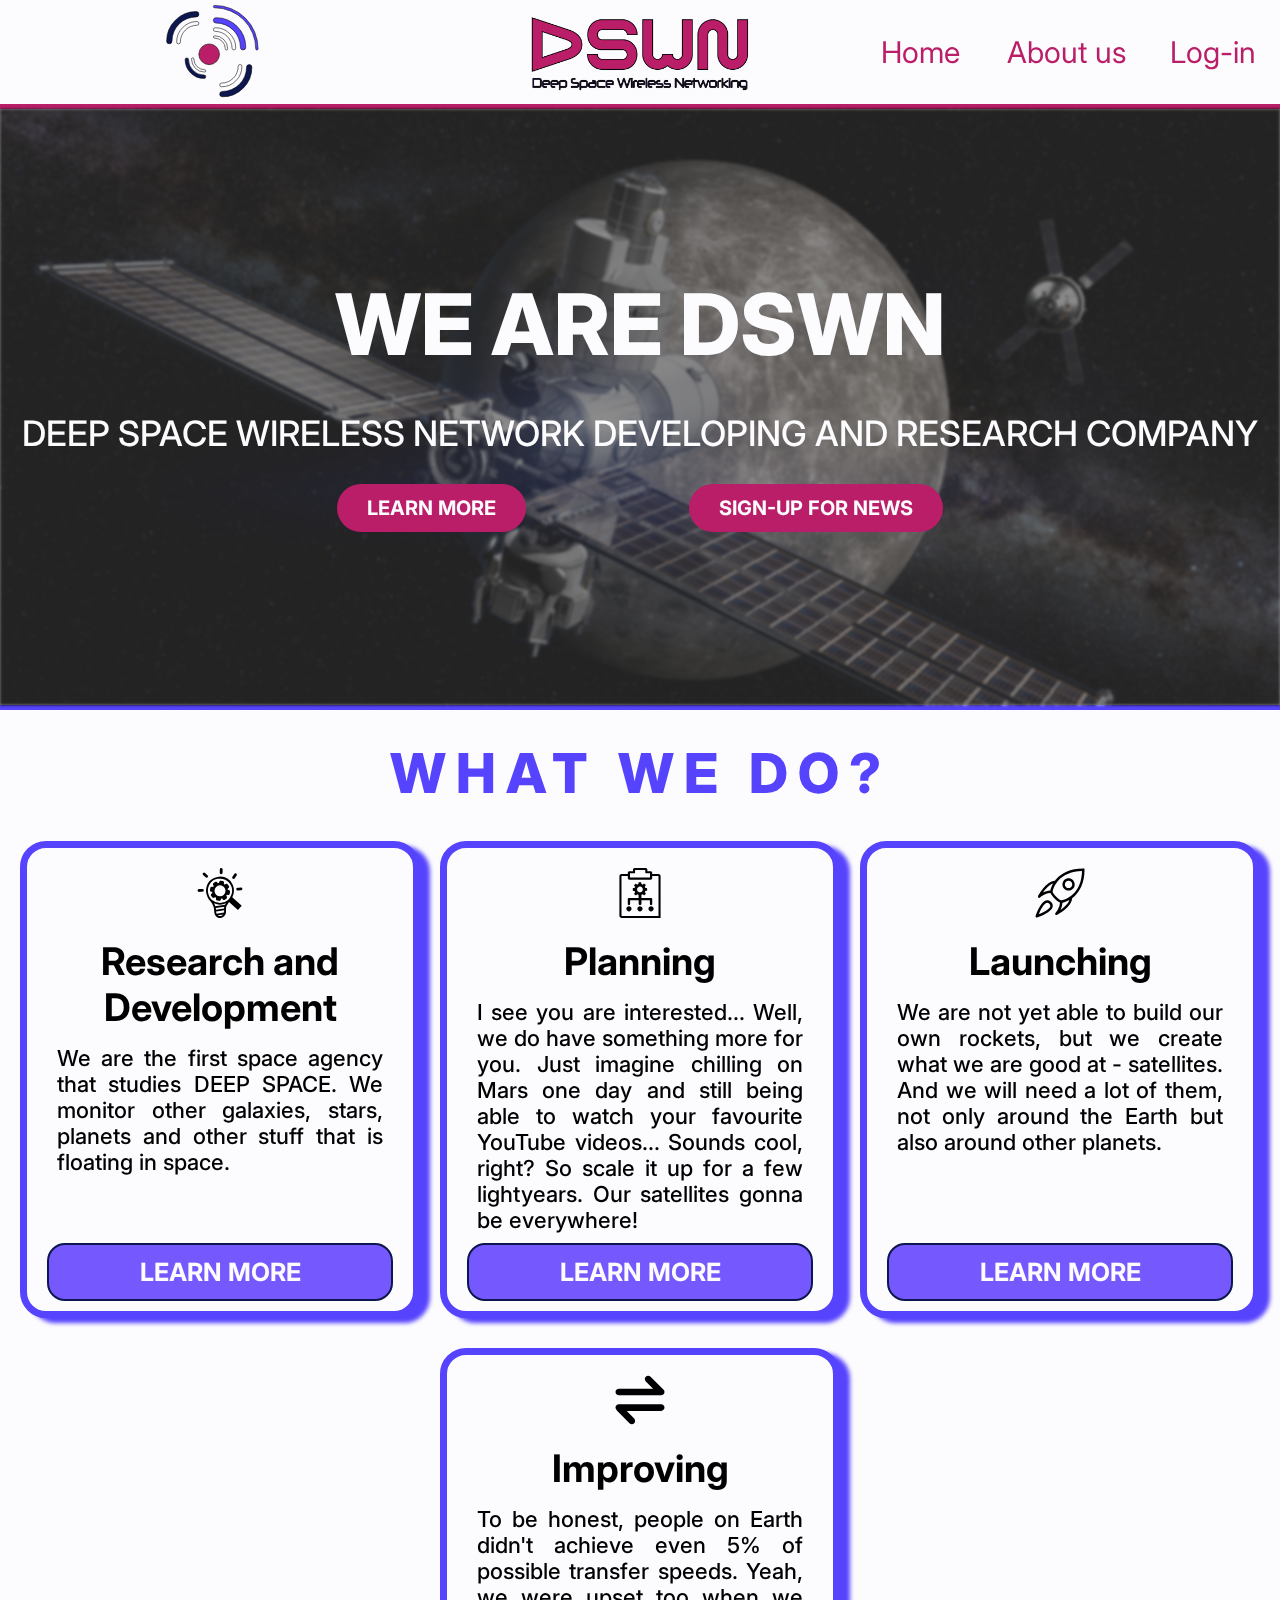
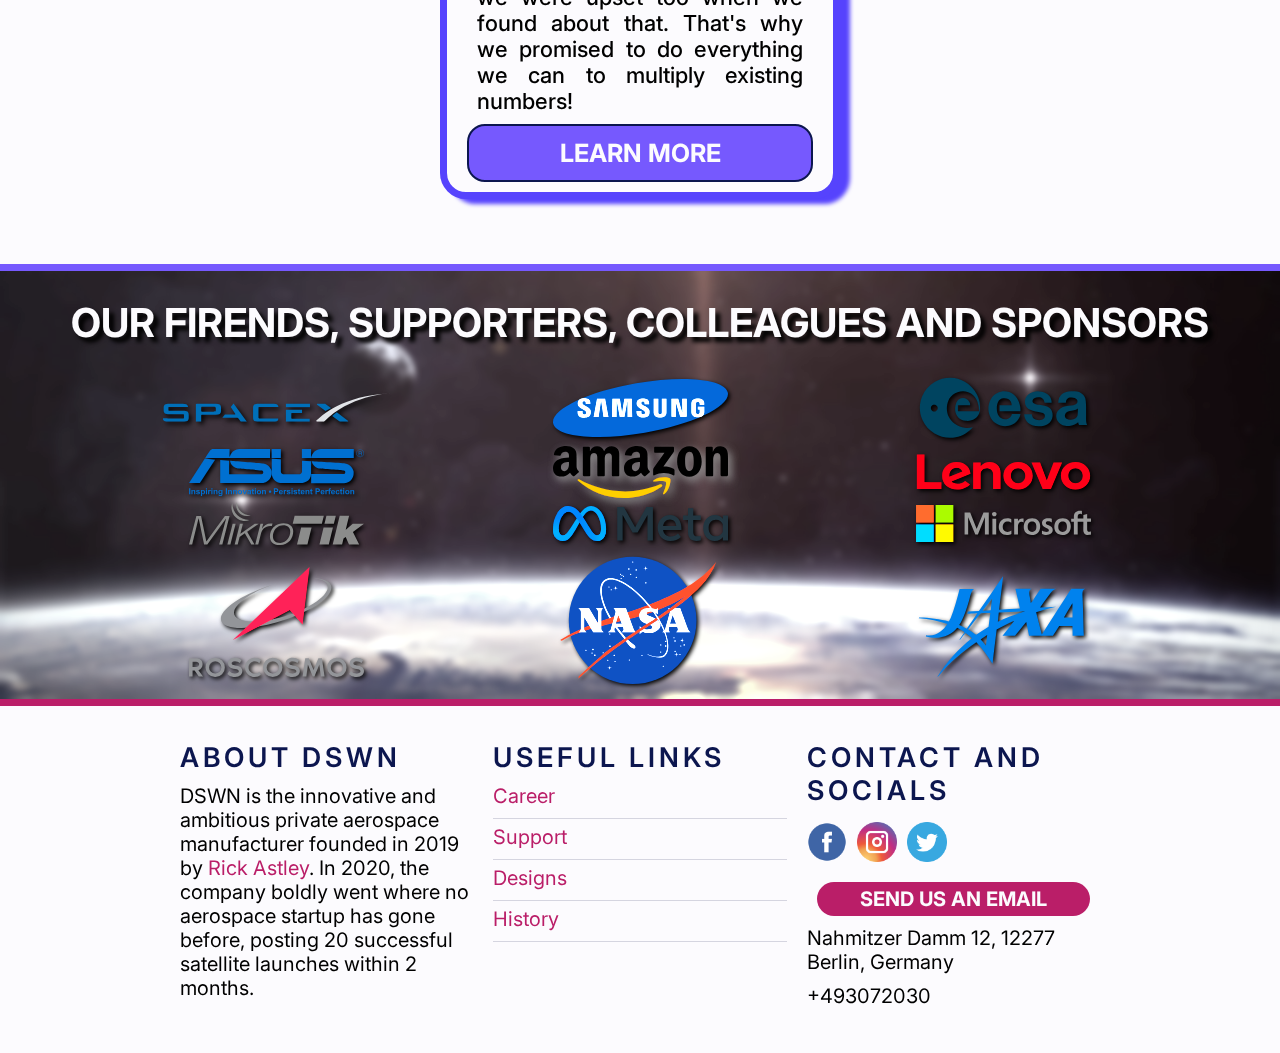
<file: index.html>
<!DOCTYPE html>
<html lang="en">
  <head>
    <meta charset="UTF-8" />
    <meta http-equiv="X-UA-Compatible" content="IE=edge" />
    <meta name="viewport" content="width=device-width, initial-scale=1.0" />
    <title>DSWN landing page</title>
    <link rel="stylesheet" href="./index.css" />
    <style>
      @import url('https://fonts.googleapis.com/css2?family=Inter:wght@100;200;300;400;500;600;700;800;900&display=swap');
      </style>
  </head>
  <body>
      <div class="header">
          <div class="upper-welcome">
            <div class="upper-welcome-logo" id="pic1">
              <a href="Design/Logo/DSWN/Artboard 1.svg"><img src="Design/Logo/DSWN/Artboard 1.svg" alt="Company Name"></a>
            </div>
            <div id="pic2">
              <a href="Design/Logo/DSWN/JustName@4x.png"><img src="Design/Logo/DSWN/JustName@4x.png" alt="Company Logo"></a>
            </div>
            <div id="menu">
              <div>
                <a href="#">
                  <div id="pick">Home
                  </div>
                </a>
              </div>
              <div>
                <a href="#scroll2">
                  <div id="pick">About us
                  </div>
                </a>
              </div>
              <div>
                <a href="Paths/UnderConstruction.html">
                  <div id="pick">Log-in
                  </div>
                </a>
              </div>
            </div>
          </div>
      </div>
      <div class="welcome">
        <div class="welcomeimg"></div>
        <div class="welcomeblank"></div>
        <div class="framebox">
          <h1>We are DSWN</h1>
          <h2>Deep Space Wireless Network Developing and Research Company</h2>
          <div class="welcome-buttons">
            <a href="#scroll1"><div id="buttonswcl">Learn More</div></a>
            <div></div>
            <a href="Paths/signup.html"><div id="buttonswcl">Sign-up for news</div></a>
          </div>
        </div>
      </div>
    <div class="body-paragraph" id="scroll1">
      <h1>WHAT WE DO?</h1>
    </div>
      <div class="container">
        <div id="box">
          <img src="Design/pictures/icons/research-and-development.svg" alt="">
          <div id="task">Research and Development</div>
          <div id="text">We are the first space agency that studies DEEP SPACE. We monitor other galaxies, stars, planets and other stuff that is floating in space.</div>
          <div id="dummy"></div>
          <a href="Paths/UnderConstruction.html"><div id="buttonswcl">Learn More</div></a>
        </div>
        <div id="box">
          <img src="Design/pictures/icons/planning.svg" alt="">
          <div id="task">Planning</div>
          <div id="text">I see you are interested... Well, we do have something more for you. Just imagine chilling on Mars one day and still being able to watch your favourite YouTube videos... Sounds cool, right? So scale it up for a few lightyears. Our satellites gonna be everywhere!</div>
          <div id="dummy"></div>
          <a href="Paths/UnderConstruction.html"><div id="buttonswcl">Learn More</div></a>
        </div>
        <div id="box">
          <img src="Design/pictures/icons/rocket.svg" alt="">
          <div id="task">Launching</div>
          <div id="text">We are not yet able to build our own rockets, but we create what we are good at - satellites. And we will need a lot of them, not only around the Earth but also around other planets.</div>
          <div id="dummy"></div>
          <a href="Paths/UnderConstruction.html"><div id="buttonswcl">Learn More</div></a>
        </div>
        <div id="box">
          <img src="Design/pictures/icons/transfer.svg" alt="">
          <div id="task">Improving</div>
          <div id="text">To be honest, people on Earth didn't achieve even 5% of possible transfer speeds. Yeah, we were upset too when we found about that. That's why we promised to do everything we can to multiply existing numbers!</div>
          <div id="dummy"></div>
          <a href="Paths/UnderConstruction.html"><div id="buttonswcl">Learn More</div></a>
        </div>
    </div>
    <div class="friends">
      <div class="blur">
        <h1 class="title">OUR FIRENDS, SUPPORTERS, COLLEAGUES AND SPONSORS</h1>
        <div class="logo-grid">
            <div class="q"><a href="https://global.jaxa.jp/"><img src="Design/Logo/Companies/Jaxa_logo.svg" alt="Jaxa_logo"></a></div>
            <div class="w"><a href="https://www.samsung.com/"><img src="Design/Logo/Companies/Samsung_Logo.svg" alt="Samsung_Logo"></a></div>
            <div class="e"><a href="https://www.esa.int/"><img src="Design/Logo/Companies/European_Space_Agency_logo.svg" alt="European_Space_Agency_logo"></a></div>
            <div class="r"><a href="https://www.asus.com/"><img src="Design/Logo/Companies/ASUS_Corporate_Logo.svg" alt="ASUS_Corporate_Logo"></a></div>
            <div class="t" id="exc"><a href="https://www.amazon.com/"><img src="Design/Logo/Companies/Amazon_logo.svg" alt="Amazon_logo"></a></div>
            <div class="y"><a href="https://www.lenovo.com/"><img src="Design/Logo/Companies/Lenovo_logo_2015.svg" alt="Lenovo_logo_2015"></a></div>
            <div class="u"><a href="http://en.roscosmos.ru/"><img src="Design/Logo/Companies/Roscosmos_logo_en.svg" alt="Roscosmos_logo_en"></a></div>
            <div class="i"><a href="https://about.facebook.com/"><img src="Design/Logo/Companies/Meta_Platforms_Inc._logo.svg" alt="Meta_Platforms_Inc"></a></div>
            <div class="o"><a href="https://www.microsoft.com/"><img src="Design/Logo/Companies/Microsoft_logo_(2012).svg" alt="Microsoft_logo_"></a></div>
            <div class="p"><a href="https://mikrotik.com/"><img src="Design/Logo/Companies/MikroTik_logo.svg" alt="MikroTik_logo"></a></div>
            <div class="a"><a href="https://www.nasa.gov/"><img src="Design/Logo/Companies/NASA_logo.svg" alt="NASA_logo"></a></div>
            <div class="s"><a href="https://www.spacex.com/"><img src="Design/Logo/Companies/SpaceX-Logo.svg" alt=""></a></div>
        </div>
      </div>
    </div>
    <div class="bottom">
      <div class="bottom-links">
        <div class="wrap">
          <div class="about">
            <h5 id="scroll2">About DSWN</h5>
            <p>DSWN is the innovative and ambitious private aerospace manufacturer founded in 2019 by <a href="https://youtu.be/dQw4w9WgXcQ">Rick Astley</a>. In 2020, the company boldly went where no aerospace startup has gone before, posting 20 successful satellite launches within 2 months.</p>
          </div>
            <div class="about">
              <h5>Useful links</h5>
              <a href="Paths/UnderConstruction.html" class="footer-link">Career
              </a>
              <a href="Paths/UnderConstruction.html" class="footer-link">Support
              </a>
              <a href="Paths/UnderConstruction.html" class="footer-link">Designs
              </a>
              <a href="Paths/UnderConstruction.html" class="footer-link">History
              </a>
            </div>
          <div class="about">
            <h5>Contact and socials</h5>
            <div>
              <div class="icos">
                <div><a href="https://www.facebook.com/"><img src="Design/pictures/icons/facebook_icon-icons.com_59205.png" alt=""></a></div>
                <div><a href="https://www.instagram.com/"><img src="Design/pictures/icons/1491580635-yumminkysocialmedia26_83102.png" alt=""></a></div>
                <div><a href="https://twitter.com/"><img src="Design/pictures/icons/1491579542-yumminkysocialmedia22_83078.png" alt=""></a></div>
              </div>
              <a href="mailto:support@dswn.com"><div id="buttonswcl">Send us an email</div></a>
              <p>Nahmitzer Damm 12, 12277 Berlin, Germany</p>
              <p>+493072030</p>
            </div>
          </div>
        </div>
      </div>
    </div>
  </body>
</html>
</file>
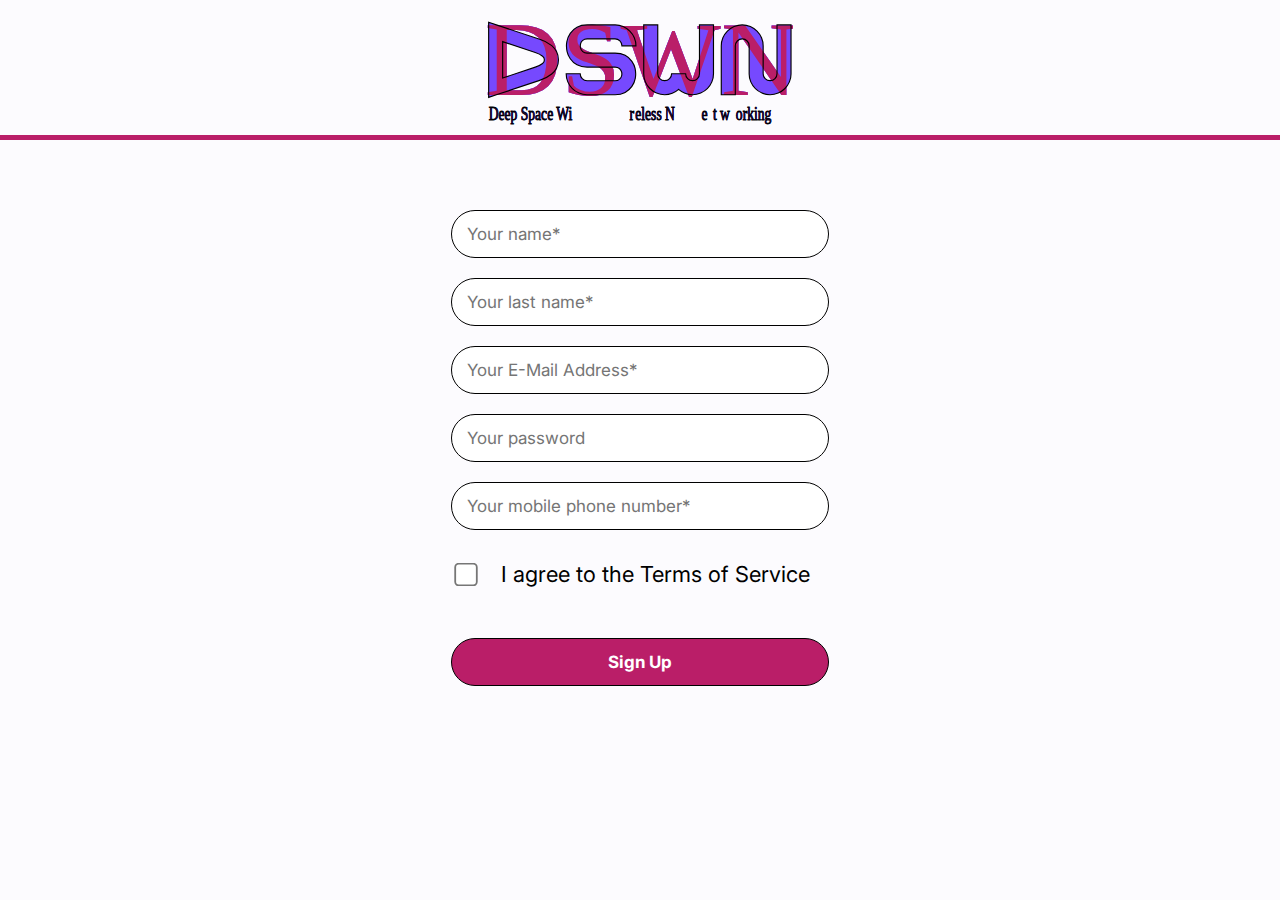
<file: Paths/signup.html>
<!DOCTYPE html>
<html lang="en">
  <head>
    <meta charset="UTF-8" />
    <meta http-equiv="X-UA-Compatible" content="IE=edge" />
    <meta name="viewport" content="width=device-width, initial-scale=1.0" />
    <title>DSWN sign-up page</title>
    <link rel="stylesheet" href="./signup.css" />
    <style>
      @import url('https://fonts.googleapis.com/css2?family=Inter:wght@100;200;300;400;500;600;700;800;900&display=swap');
      </style>
  </head>
  <body>
    <div class="header">
      <div class="upper-welcome">
        <div id="pic2">
          <a href="../index.html"><img src="../Design/Logo/DSWN/JustName.svg" alt="Company Logo"></a>
        </div>
      </div>
  </div>
  <div class="bodyelement">
    <div></div>
    <div class="login-box">
      <div class="login">
        <input type="text" class="name" placeholder="Your name*" required/>
        <br/>
        <input type="text" class="last-name" placeholder="Your last name*" required/>
        <br/>
        <input type="email" class="email" placeholder="Your E-Mail Address*" required/>
        <br/>
        <input type="password" class="password" placeholder="Your password" required/>
        <br/>
        <input type="text" class="phone-number" placeholder="Your mobile phone number*" required/>
        <br />
        <div class="box">
          <input type="checkbox" class="checkbox"/>
          <div>I agree to the <a href="">Terms of Service</a></div>
        </div>
        <br/>
        <br/>
        <a href="#"><input type="submit" value="Sign Up" class="submit-bottom"/></a>
      </div>
    </div>
    <div></div>
  </div>
  </body>
</html>
</file>
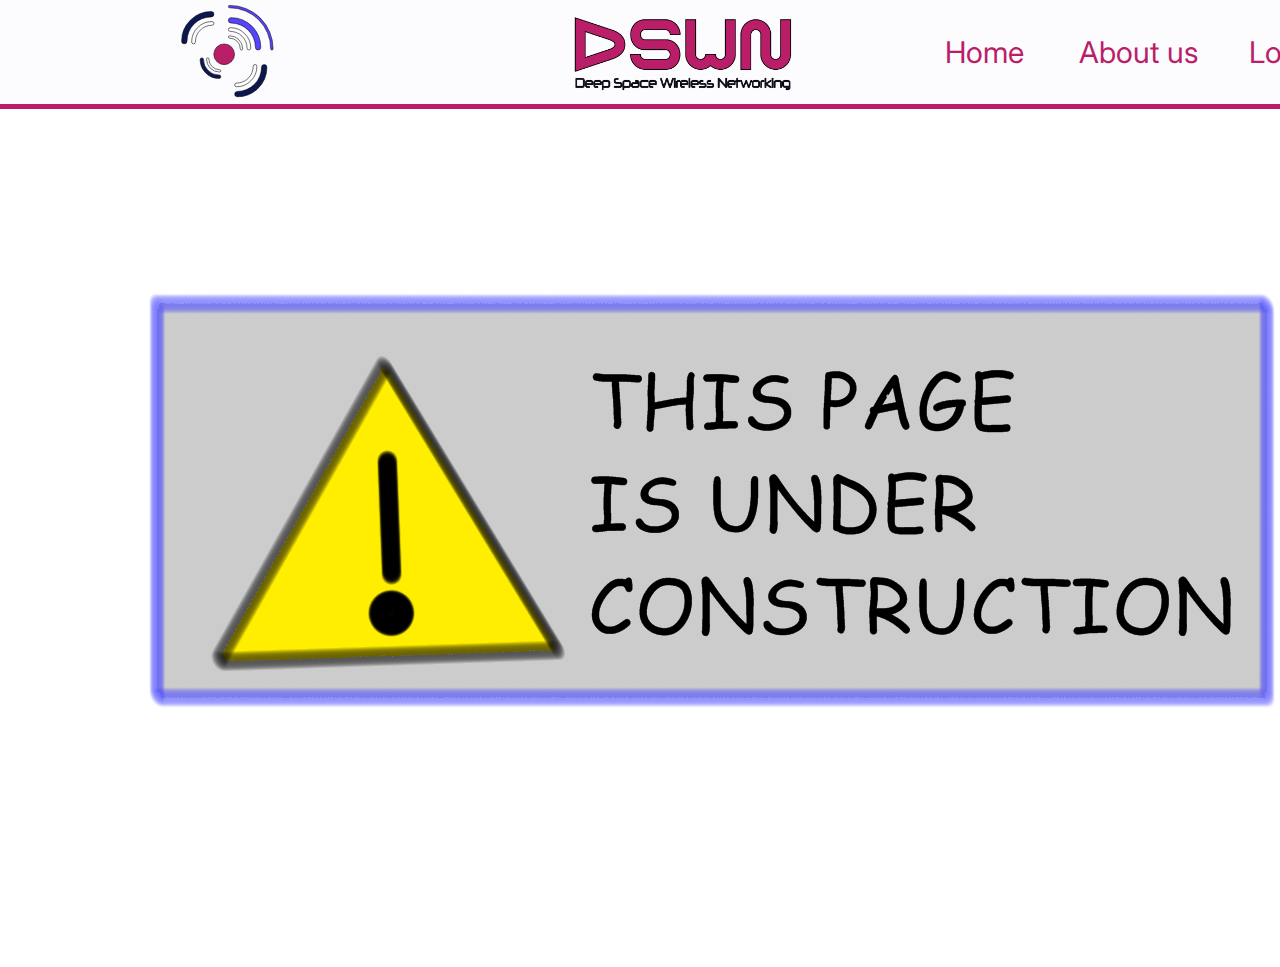
<file: Paths/UnderConstruction.html>
<!DOCTYPE html>
<html lang="en">
  <head>
    <meta charset="UTF-8" />
    <meta http-equiv="X-UA-Compatible" content="IE=edge" />
    <meta name="viewport" content="width=device-width, initial-scale=1.0" />
    <title>Error 503</title>
    <link rel="stylesheet" href="./constr.css" />
    <style>
      @import url('https://fonts.googleapis.com/css2?family=Inter:wght@100;200;300;400;500;600;700;800;900&display=swap');
      </style>
  </head>
  <body>
      <div class="header">
          <div class="upper-welcome">
            <div class="upper-welcome-logo" id="pic1">
              <a href="../index.html"><img src="../Design/Logo/DSWN/Artboard 1.svg" alt="Company Name"></a>
            </div>
            <div id="pic2">
              <a href="../index.html"><img src="../Design/Logo/DSWN/JustName@4x.png" alt="Company Logo"></a>
            </div>
            <div id="menu">
              <div>
                <a href="#">
                  <div id="pick">Home
                  </div>
                </a>
              </div>
              <div>
                <a href="#scroll2">
                  <div id="pick">About us
                  </div>
                </a>
              </div>
              <div>
                <a href="#">
                  <div id="pick">Log-in
                  </div>
                </a>
              </div>
            </div>
          </div>
      </div>
      <div class="picture"><img src="../Design/pictures/Page_Under_Construction.png" alt=""></div>
  </body>
</html>
</file>
<file: index.css>
:root {
  --1: #fcfbfe;
  --2: #5643FD;
  --3: #0C164F;
  --4: #1d1135;
  --5: #7659fe;
  --6: #ba1e68;
}
* {
  box-sizing: border-box;
}
html {
  display: grid;
  scroll-behavior: smooth;
}
body {
  display: grid;
  width: 100%;
  height: 100%;
  padding: 0;
  margin: 0;
  font-family: 'Inter', sans-serif;
  box-sizing: border-box;
  background: var(--1);
}
a {
  text-decoration: none;
  color: black;
}
.header{
  width: 100%;
  height: fit-content;
  background: var(--1);
  border-bottom: 5px solid var(--6);
  
}
  .upper-welcome{
      display: grid;
      grid-template-columns: 1fr 1fr 1fr;
      justify-items: center;
  }

  .upper-welcome img{
      margin-top: 2px;
      margin-bottom: 2px;
      height: 96px;
      width: auto;
  }
  .upper-welcome #menu{
      display: grid;
      grid-template-columns: 1fr 1fr 1fr;
      justify-items: center;
      align-items: center;
      justify-content: center;
      align-content: center;
  }
  .upper-welcome #pick {
      font-family: 'Inter';
      white-space: nowrap;
      padding: 0px 20px 0px 20px;
      font-size: 30px;
      color: var(--6);
      justify-items: center;
  }
      .upper-welcome #pick:hover{
          font-size: 33px;
          transition: 0.4s;
      }
.welcome{
  position: relative;
  width: 100%;
  background: var(--1);
  border-bottom: 5px solid var(--2);
}
  .welcome .welcomeimg {
    position: absolute;
    width: 100%;
    height: 596px;
    left: 0px;
    top: 0px;
    background-image:url("Design/pictures/180116-deep-space-gateway-boeing.jpg");
    filter: blur(1.5px);
    background-repeat:no-repeat;
    background-size: cover;
    background-position: center top;
  }
  .welcome .welcomeblank {
    position: relative;
    height: 596px;
    top: 0px;
    left: 0px;
    background: rgba(58, 58, 58, 0.597);
    background-size:cover;
  }
  .welcome .framebox{
    position: absolute;
    top: 0px;
    width: 100%;
    height: 596px;
    left: 0px;
    display: flex;
    align-items: center;
    justify-content: center;
    flex-direction: column;
  }
    .welcome .framebox h1,h2{
      font-family: 'Inter';
      font-weight: bold;
      
    }
    .welcome .framebox h1{
      line-height: 85px;
      text-align: center;
      font-size: 85px;
      font-weight: 800;
      text-transform: uppercase;
      margin: 0px;
      color: var(--1);
      padding-bottom: 45px;
    }
    .welcome .framebox h2{
      font-weight: 500;
      font-size: 35px;
      text-align: center;
      text-transform: uppercase;
      padding-left: 10px;
      padding-right: 10px;
      margin: 0px;
      color: var(--1);
    }
    .welcome .framebox .welcome-buttons{
      margin-top: 30px;
      display: flex;
      grid-template-columns: 1fr 1fr 1fr;
      width: 60%;
      align-items: center;
      justify-content: space-evenly;
      align-content: center;
      flex-wrap: nowrap;
    }
    .welcome .framebox #buttonswcl{
      font-size: 20px;
      font-weight: 700;
      color: var(--1);
      margin-right: 10px;
      margin-left: 10px;
      padding: 12px 30px;
      border-radius: 26px;
      text-align: center;
      text-transform: uppercase;
      background-color: var(--6);
    }
.body-paragraph {
  margin-top: 10px;
  margin-left: 20%;
  margin-right: 20%;
  margin-bottom: 5px;
  text-align: justify;
  text-align: center;
  align-content: center;
  align-self: center;
  padding: 10px;
  text-align: center;
  display: flex;
  flex-direction: column;
}
  .body-paragraph h1 {
    margin-top: 10px;
    margin-bottom: 10px;
    font-size: 55px;
    font-weight: 800;
    color: var(--2);
    letter-spacing: 10px;
  }
.container{
  display: flex;
  justify-content: space-evenly;
  align-content: center;
  flex-wrap: wrap;
  margin-bottom: 45px;

}
.container #box{
  position: relative;
  display: flex;
  flex-direction: column;
  align-content: center;
  max-width: 400px;
  padding: 10px;
  border: 7.5px var(--2) solid;
  border-radius: 26px;
  text-align: justify;
  background-color: var(--1);
  margin-top: 10px;
  margin-bottom: 20px;
  filter: drop-shadow(10px 5px 2px var(--2));
}
.container #box:hover{
  transform: scale(1.05);
  filter: drop-shadow(0px 0px 5px var(--6));
  border: 7.5px var(--6) solid;
  transition: .5s;
}
.container #box:hover >a div#buttonswcl {
  background-color: var(--6);
}
#box img{
  height: 70px;
  width: auto;
  padding: 10px;
}
#box #task{
  text-align: center;
  padding-top: 10px;
  padding-bottom: 5px;
  font-size: 38px;
  font-weight: 700;
}
#box #text{
  font-size: 22px;
  font-weight: 500;
  padding: 10px 20px 10px 20px;

}
#box #dummy{
  height: 100%;
}
.container #box #buttonswcl{
  font-size: 25px;
  font-weight: 700;
  color: var(--1);
  margin-right: 10px;
  margin-left: 10px;
  padding: 12px 30px;
  border-radius: 18px;
  text-align: center;
  text-transform: uppercase;
  background-color: var(--5);
  border: 2px var(--3) solid;
  margin-top: auto;
}
.friends{
  display: flex;
  position: relative;
  background: var(--1);
  border-bottom: 7px solid var(--6);
  flex-direction: column;
  align-items: center;
  background-image: url(./Design/pictures/Coming-Soon-Banner-Compressed-5.1M-211k.jpg);
  background-size: 100%;
  background-repeat:no-repeat;
  background-size: cover;
  background-position: 0% 40%;
  border-top: 7px solid var(--5);
  max-width: 100%;
  overflow: hidden;
}
.friends .title{
  text-align: center;
  font-size: 40px;
  color: var(--1);
  filter: drop-shadow(5px 5px 2px black);
}
.friends .blur{
  width: 100%;
  display: flex;
  flex-direction: column;
  align-items: center;
  backdrop-filter: blur(3px) saturate(80%) brightness(120%) grayscale(50%);
}
.friends .logo-grid{
  width: 100%;
  max-width: 1920px;
  filter: brightness(1.35);
  display: grid;
  grid-template:  "s w e"
                  "r t y"
                  "p i o"
                  "u a q";
  justify-items: center;
  align-items: center;
  justify-content: space-evenly;
}
.q{
  grid-area: q;
}
.w{
  grid-area: w;
}
.e{
  grid-area: e;
}
.r{
  grid-area: r;
}
.t{
  grid-area: t;
}
.y{
  grid-area: y;
}
.u{
  grid-area: u;
}
.i{
  grid-area: i;
}
.o{
  grid-area: o;
}
.p{
  grid-area: p;
}
.a{
  grid-area: a;
}
.s{
  transform: scale(1.3);
  grid-area: s;
}
.d{
  grid-area: d;
}
.friends .logo-grid img{
  width: 175px;
  height: auto;
  
}
.friends .logo-grid div:not(.t){
  filter: drop-shadow(2px 2px 2px black);
}
.friends .logo-grid > #exc{
  filter: drop-shadow(3px 4px 4px rgb(111, 111, 111));
}
.bottom{
  padding-top: 35px;
  padding-bottom: 35px;
}
.bottom-links{
  margin-left: auto;
  margin-right: auto;
  max-width: 940px;
}
.about{
  width: 33.33333333%;
  position: relative;
  float: left;
  min-height: 1px;
  padding-left: 10px;
  padding-right: 10px;
}
h5{
  margin-top: 0px;
  margin-bottom: 10px;
  color: var(--3);
  font-size: 27px;
  font-weight: 600;
  letter-spacing: 4px;
  text-transform: uppercase;
}
.footer-link{
  display: block;
  margin-bottom: 6px;
  padding-bottom: 10px;
  border-bottom: 1px solid #d5d5e0;
  color: var(--6);
  font-size: 20px;
  font-weight: 400;
  text-decoration: none;
}
.about .icos{
  display: flex;
  flex-direction: row;
}
.about .icos img{
  height: 50px;
  padding: 5px 10px 5px 0px
}
.about p{
  margin-top: 2px;
  margin-bottom: 10px;
  font-size: 20px;
}
.about p a{
  color: #ba1e68;
}
.about div a{
  color: var(--5);
  font-size: 20px;
  font-weight: 400;
  margin-top: 2px;
  margin-bottom: 10px;
}
.about #buttonswcl{
  font-size: 20px;
  font-weight: 700;
  color: var(--1);
  margin: 10px;
  padding: 5px 10px;
  border-radius: 26px;
  text-align: center;
  text-transform: uppercase;
  background-color: var(--6);
}

@media only screen and (max-width: 920px) {
.bottom-links .wrap{
  display: flex;
  margin-left: auto;
  margin-right: auto;
  max-width: 940px;
  align-content: stretch;
  flex-direction: column;
  align-items: center;
}
.about{
  width: 60%;
  position: relative;
  float: left;
  min-height: 1px;
  padding-left: 10px;
  padding-right: 10px;
  
}
h5{
  text-align: center;
}
.about .icos{
  display: flex;
  flex-direction: row;
  justify-content: space-evenly;
  align-items: center;
}
.container #box{
  max-width: 75vh;
}
.friends .logo-grid img{
  width: 140px;
  height: auto;
  
}
}
@media only screen and (max-width: 810px) {
  .welcome .framebox .welcome-buttons{
    width: 100%;
  }
}
@media only screen and (max-height: 378px) {
  .container #box{
    position: relative;
    display: flex;
    flex-direction: column;
    align-content: center;
    max-width: 400px;
    padding: 10px;
    border: 7.5px var(--2) solid;
    border-radius: 26px;
    text-align: justify;
    background-color: var(--1);
    margin-top: 10px;
    margin-bottom: 20px;
    filter: drop-shadow(10px 5px 2px var(--2));
  }
}
</file>
<file: Paths/signup.css>
:root {
  --1: #fcfbfe;
  --2: #5643FD;
  --3: #0C164F;
  --4: #1d1135;
  --5: #7659fe;
  --6: #ba1e68;
}
* {
  box-sizing: border-box;
}
html {
  display: grid;
  scroll-behavior: smooth;
}
body {
  display: grid;
  height: 100%;
  padding: 0;
  margin: 0;
  font-family: 'Inter', sans-serif;
  box-sizing: border-box;
  background: var(--1);
  
}
.bodyelement{
  display: grid;
  grid-template-columns: 1fr 440px 1fr;
}
a {
  text-decoration: none;
  color: black;
}
.header{
  width: 100%;
  height: fit-content;
  background: var(--1);
  border-bottom: 5px solid var(--6);
  
}
  .upper-welcome{
      display: grid;
      justify-items: center;
      height: 28vmin;
  }

  .upper-welcome img{
    height: 100%;
    width: auto;
  }
.login-box {
  display: flex;
  background-color: var(--1);
  justify-content: center
}
.login {
  margin-top: 70px;
  margin-bottom: 10px;
  justify-content: center;
  align-items: center;
  display: flex;
  flex-direction: column;
}
.login input:not(.checkbox) {
  width: 378px;
  height: 48px;
  font-size: 17px;
  font-family: "Inter"
}
.login input:not(.checkbox) {
  padding: 5px;
  border: 1px black solid;
  border-radius: 26px;
}
.box{
  width: 378px;
  height: 48px;
  display: grid;
  grid-template-columns: 50px 1fr;
  justify-items: start;
  align-items: center;
}
.box input{
  width: 30px;
  margin: 0px;
  transform: scale(1.8);
}
.login ::placeholder{
  padding-left: 10px;
}
.box div{
  font-size: 22px;
}
.submit-bottom {
  font-weight: bold;
  background-color: var(--6);
  color: white;
}
@media only screen and (min-width: 570px) {
  .upper-welcome{
    display: grid;
    justify-items: center;
    height: 15vmin;
}
}
</file>
<file: Paths/constr.css>
:root {
    --1: #fcfbfe;
    --2: #5643FD;
    --3: #0C164F;
    --4: #1d1135;
    --5: #7659fe;
    --6: #ba1e68;
  }
  * {
    box-sizing: border-box;
  }
  html {
    display: grid;
    scroll-behavior: smooth;
  }
  body {
    display: grid;
    width: 100%;
    height: 100%;
    padding: 0;
    margin: 0;
    font-family: 'Inter', sans-serif;
    box-sizing: border-box;
    background: white;
  }
  a {
    text-decoration: none;
    color: black;
  }
  .header{
    width: 100%;
    height: fit-content;
    background: var(--1);
    border-bottom: 5px solid var(--6);
    
  }
    .upper-welcome{
        display: grid;
        grid-template-columns: 1fr 1fr 1fr;
        justify-items: center;
    }
  
    .upper-welcome img{
        margin-top: 2px;
        margin-bottom: 2px;
        height: 96px;
        width: auto;
    }
    .upper-welcome #menu{
        display: grid;
        grid-template-columns: 1fr 1fr 1fr;
        justify-items: center;
        align-items: center;
        justify-content: center;
        align-content: center;
    }
    .upper-welcome #pick {
        font-family: 'Inter';
        white-space: nowrap;
        padding: 0px 20px 0px 20px;
        font-size: 30px;
        color: var(--6);
        justify-items: center;
    }
        .upper-welcome #pick:hover{
            font-size: 33px;
            transition: 0.4s;
        }
body div.picture{
    display: flex;
    justify-content: center;
    height: fit-content;
}
</file>
